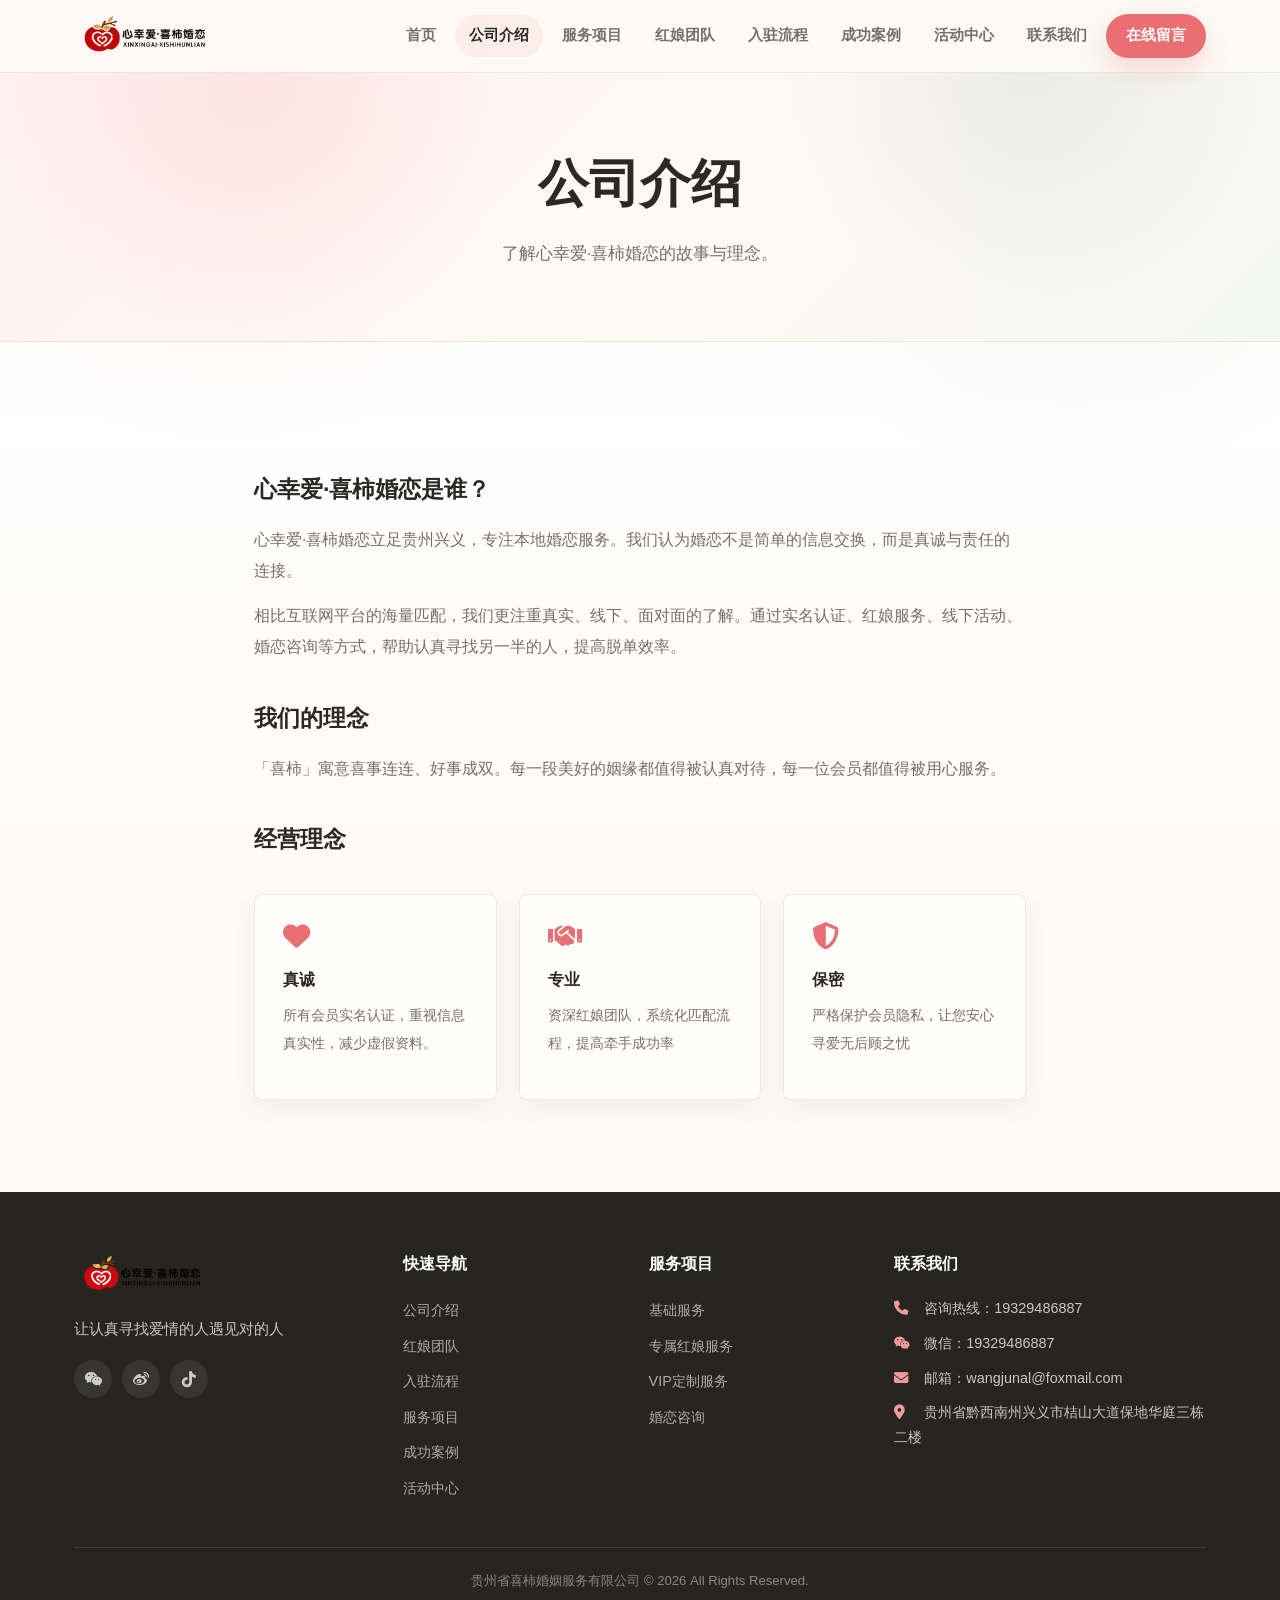
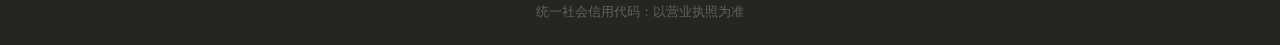
<file: about.html>
<!DOCTYPE html>



<html lang="zh-CN">



<head>



  <meta charset="UTF-8">



  <meta name="viewport" content="width=device-width, initial-scale=1.0">



  <title>公司介绍 - 兴义婚介_心幸爱喜柿婚恋</title>



  <meta name="description" content="心幸爱·喜柿婚恋立足贵州兴义，专注本地婚恋服务。实名认证、红娘服务、线下活动，帮助认真寻找另一半的人提高脱单效率。">



  <link rel="stylesheet" href="css/style.css">



  <link rel="stylesheet" href="https://cdnjs.cloudflare.com/ajax/libs/font-awesome/6.5.0/css/all.min.css">



</head>



<body>



<nav class="navbar">



  <div class="container nav-container">



    <a href="index.html" class="logo"><img src="images/logo.png" alt="心幸爱·喜柿婚恋" class="logo-img"><!-- logo-text removed --></a>



    <button class="hamburger" id="hamburger"><span></span><span></span><span></span></button>



    <ul class="nav-menu" id="navMenu">



      <li><a href="index.html">首页</a></li>



      <li><a href="about.html" class="active">公司介绍</a></li>



      <li><a href="services.html">服务项目</a></li>



      <li><a href="hongniang.html">红娘团队</a></li>



      <li><a href="process.html">入驻流程</a></li>



      <li><a href="cases.html">成功案例</a></li>



      <li><a href="events.html">活动中心</a></li>



      <li><a href="contact.html">联系我们</a></li>



      <li><a href="message.html" class="nav-cta">在线留言</a></li>



    </ul>



  </div>



</nav>



<section class="page-hero">



  <div class="container"><h1>公司介绍</h1><p>了解心幸爱·喜柿婚恋的故事与理念。</p></div>



  <div class="hero-shape"><svg viewBox="0 0 1440 120" preserveAspectRatio="none"><path d="M0,60 C360,120 1080,0 1440,60 L1440,120 L0,120 Z" fill="#fff"/></svg></div>



</section>



<section class="section">



  <div class="container about-content">



    <h3>心幸爱·喜柿婚恋是谁？</h3>



    <p>心幸爱·喜柿婚恋立足贵州兴义，专注本地婚恋服务。我们认为婚恋不是简单的信息交换，而是真诚与责任的连接。</p>



    <p>相比互联网平台的海量匹配，我们更注重真实、线下、面对面的了解。通过实名认证、红娘服务、线下活动、婚恋咨询等方式，帮助认真寻找另一半的人，提高脱单效率。</p>



    <h3>我们的理念</h3>



    <p>「喜柿」寓意喜事连连、好事成双。每一段美好的姻缘都值得被认真对待，每一位会员都值得被用心服务。</p>



    <h3>经营理念</h3>



    <div class="values-grid">



      <div class="value-card"><i class="fas fa-heart"></i><h4>真诚</h4><p>所有会员实名认证，重视信息真实性，减少虚假资料。</p></div>



      <div class="value-card"><i class="fas fa-handshake"></i><h4>专业</h4><p>资深红娘团队，系统化匹配流程，提高牵手成功率</p></div>



      <div class="value-card"><i class="fas fa-shield-alt"></i><h4>保密</h4><p>严格保护会员隐私，让您安心寻爱无后顾之忧</p></div>



    </div>



  </div>



</section>



<footer class="footer">



  <div class="container">



    <div class="footer-grid">



      <div class="footer-info"><img src="images/logo.png" alt="心幸爱·喜柿婚恋" class="footer-logo"><p>让认真寻找爱情的人遇见对的人</p><div class="footer-social"><a href="#"><i class="fab fa-weixin"></i></a><a href="#"><i class="fab fa-weibo"></i></a><a href="#"><i class="fab fa-tiktok"></i></a></div></div>



      <div class="footer-links"><h4>快速导航</h4><ul><li><a href="about.html">公司介绍</a></li><li><a href="hongniang.html">红娘团队</a></li><li><a href="process.html">入驻流程</a></li><li><a href="services.html">服务项目</a></li><li><a href="cases.html">成功案例</a></li><li><a href="events.html">活动中心</a></li></ul></div>



      <div class="footer-links"><h4>服务项目</h4><ul><li><a href="services.html">基础服务</a></li><li><a href="services.html">专属红娘服务</a></li><li><a href="services.html">VIP定制服务</a></li><li><a href="services.html">婚恋咨询</a></li></ul></div>



      <div class="footer-contact"><h4>联系我们</h4><p><i class="fas fa-phone"></i> 咨询热线：19329486887</p><p><i class="fab fa-weixin"></i> 微信：19329486887</p><p><i class="fas fa-envelope"></i> 邮箱：wangjunal@foxmail.com</p><p><i class="fas fa-map-marker-alt"></i> 贵州省黔西南州兴义市桔山大道保地华庭三栋二楼</p></div>



    </div>



    <div class="footer-bottom"><p>贵州省喜柿婚姻服务有限公司 &copy; 2026 All Rights Reserved.</p><p style="margin-top:8px;font-size:0.8rem;opacity:0.6;">统一社会信用代码：以营业执照为准</p></div>



  </div>



</footer>



<script src="js/main.js"></script>



</body>



</html>
</file>
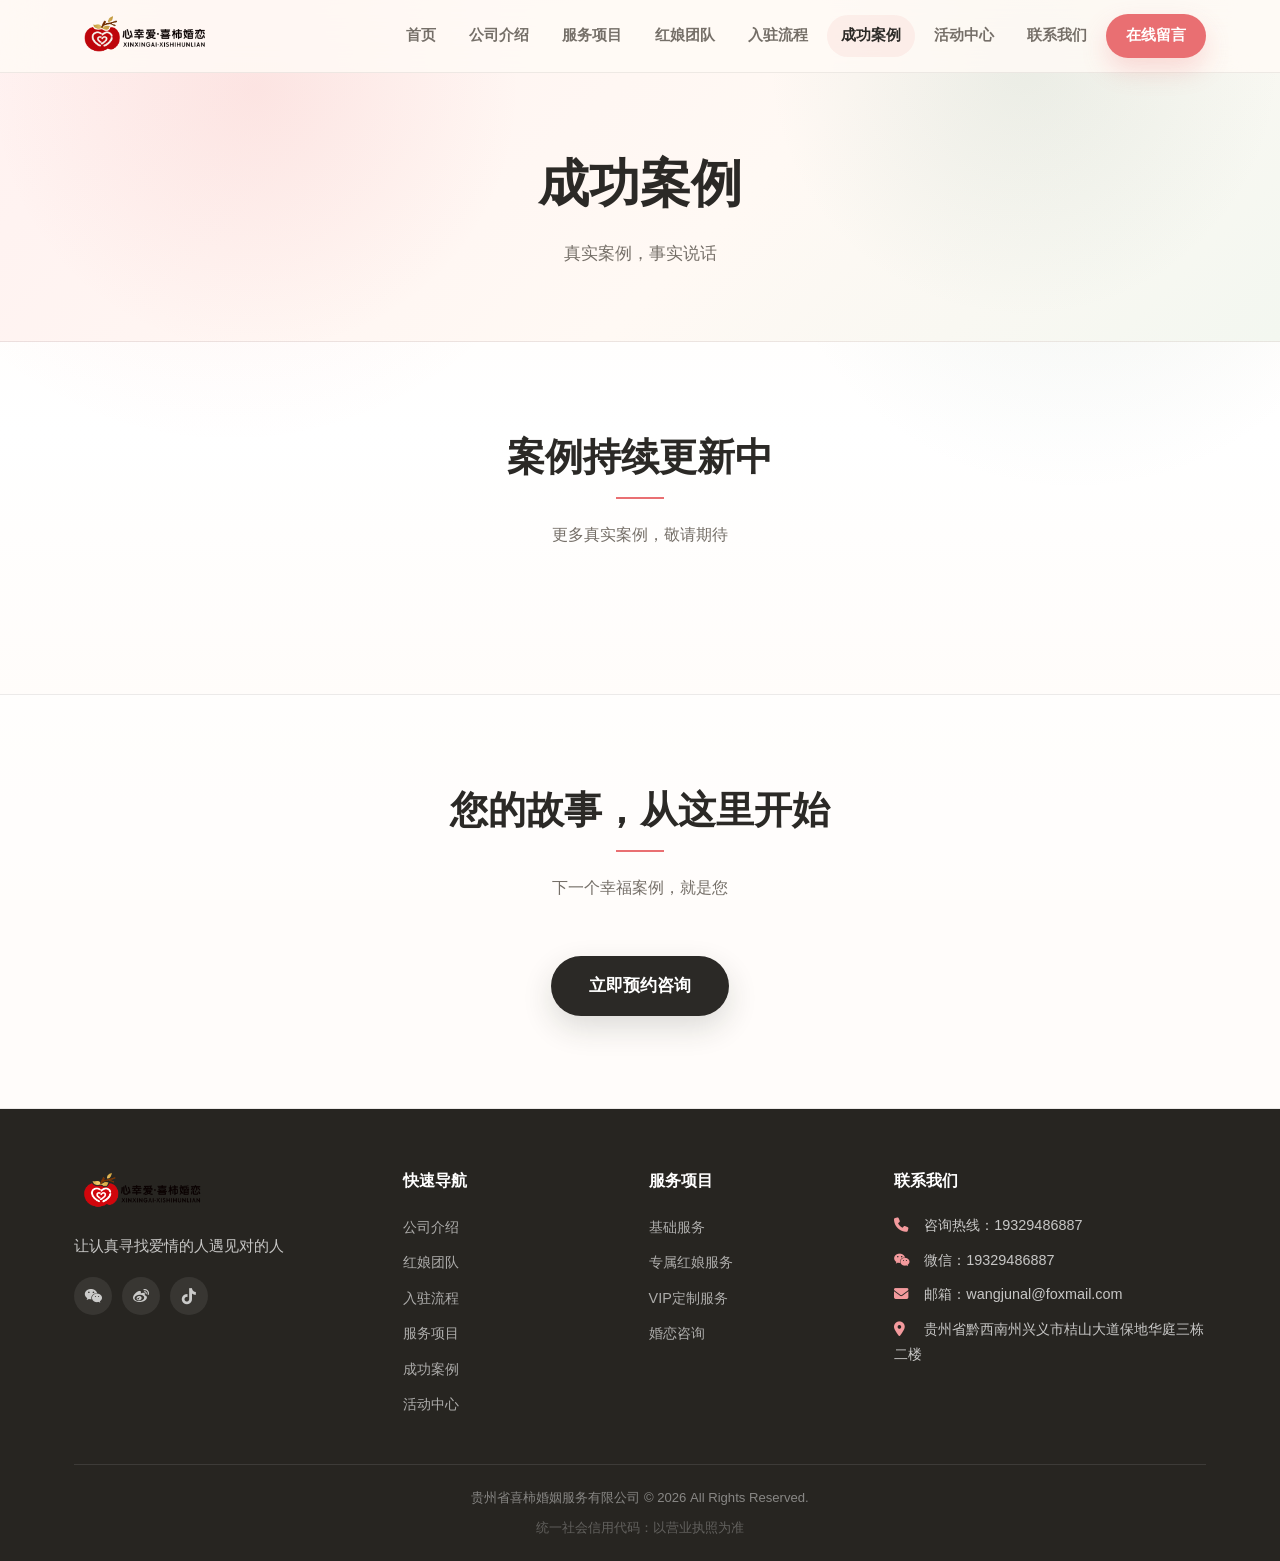
<file: cases.html>
<!DOCTYPE html>

<html lang="zh-CN">

<head>

  <meta charset="UTF-8">

  <meta name="viewport" content="width=device-width, initial-scale=1.0">

  <title>成功案例 - 兴义婚介_心幸爱喜柿婚恋</title>

  <meta name="description" content="心幸爱·喜柿婚恋真实成功案例，兴义本地婚恋服务见证。">

  <link rel="stylesheet" href="css/style.css">

  <link rel="stylesheet" href="https://cdnjs.cloudflare.com/ajax/libs/font-awesome/6.5.0/css/all.min.css">

</head>

<body>

<nav class="navbar">

  <div class="container nav-container">

    <a href="index.html" class="logo"><img src="images/logo.png" alt="心幸爱·喜柿婚恋" class="logo-img"><!-- logo-text removed --></a>

    <button class="hamburger" id="hamburger"><span></span><span></span><span></span></button>

    <ul class="nav-menu" id="navMenu">

      <li><a href="index.html">首页</a></li>

      <li><a href="about.html">公司介绍</a></li>

      <li><a href="services.html">服务项目</a></li>

      <li><a href="hongniang.html">红娘团队</a></li>

      <li><a href="process.html">入驻流程</a></li>

      <li><a href="cases.html" class="active">成功案例</a></li>

      <li><a href="events.html">活动中心</a></li>

      <li><a href="contact.html">联系我们</a></li>

      <li><a href="message.html" class="nav-cta">在线留言</a></li>

    </ul>

  </div>

</nav>



<section class="page-hero">

  <div class="container"><h1>成功案例</h1><p>真实案例，事实说话</p></div>

  <div class="hero-shape"><svg viewBox="0 0 1440 120" preserveAspectRatio="none"><path d="M0,60 C360,120 1080,0 1440,60 L1440,120 L0,120 Z" fill="#fff"/></svg></div>

</section>



<section class="section">

  <div class="container">

    <div class="section-header"><h2>案例持续更新中</h2><p>更多真实案例，敬请期待</p></div>

  </div>

</section>



<section class="section bg-light">

  <div class="container text-center">

    <div class="section-header"><h2>您的故事，从这里开始</h2><p>下一个幸福案例，就是您</p></div>

    <a href="message.html" class="btn btn-primary btn-lg">立即预约咨询</a>

  </div>

</section>



<footer class="footer">

  <div class="container">

    <div class="footer-grid">

      <div class="footer-info"><img src="images/logo.png" alt="心幸爱·喜柿婚恋" class="footer-logo"><p>让认真寻找爱情的人遇见对的人</p><div class="footer-social"><a href="#"><i class="fab fa-weixin"></i></a><a href="#"><i class="fab fa-weibo"></i></a><a href="#"><i class="fab fa-tiktok"></i></a></div></div>

      <div class="footer-links"><h4>快速导航</h4><ul><li><a href="about.html">公司介绍</a></li><li><a href="hongniang.html">红娘团队</a></li><li><a href="process.html">入驻流程</a></li><li><a href="services.html">服务项目</a></li><li><a href="cases.html">成功案例</a></li><li><a href="events.html">活动中心</a></li></ul></div>

      <div class="footer-links"><h4>服务项目</h4><ul><li><a href="services.html">基础服务</a></li><li><a href="services.html">专属红娘服务</a></li><li><a href="services.html">VIP定制服务</a></li><li><a href="services.html">婚恋咨询</a></li></ul></div>

      <div class="footer-contact"><h4>联系我们</h4><p><i class="fas fa-phone"></i> 咨询热线：19329486887</p><p><i class="fab fa-weixin"></i> 微信：19329486887</p><p><i class="fas fa-envelope"></i> 邮箱：wangjunal@foxmail.com</p><p><i class="fas fa-map-marker-alt"></i> 贵州省黔西南州兴义市桔山大道保地华庭三栋二楼</p></div>

    </div>

    <div class="footer-bottom"><p>贵州省喜柿婚姻服务有限公司 &copy; 2026 All Rights Reserved.</p><p style="margin-top:8px;font-size:0.8rem;opacity:0.6;">统一社会信用代码：以营业执照为准</p></div>

  </div>

</footer>

<script src="js/main.js"></script>

</body>

</html>
</file>
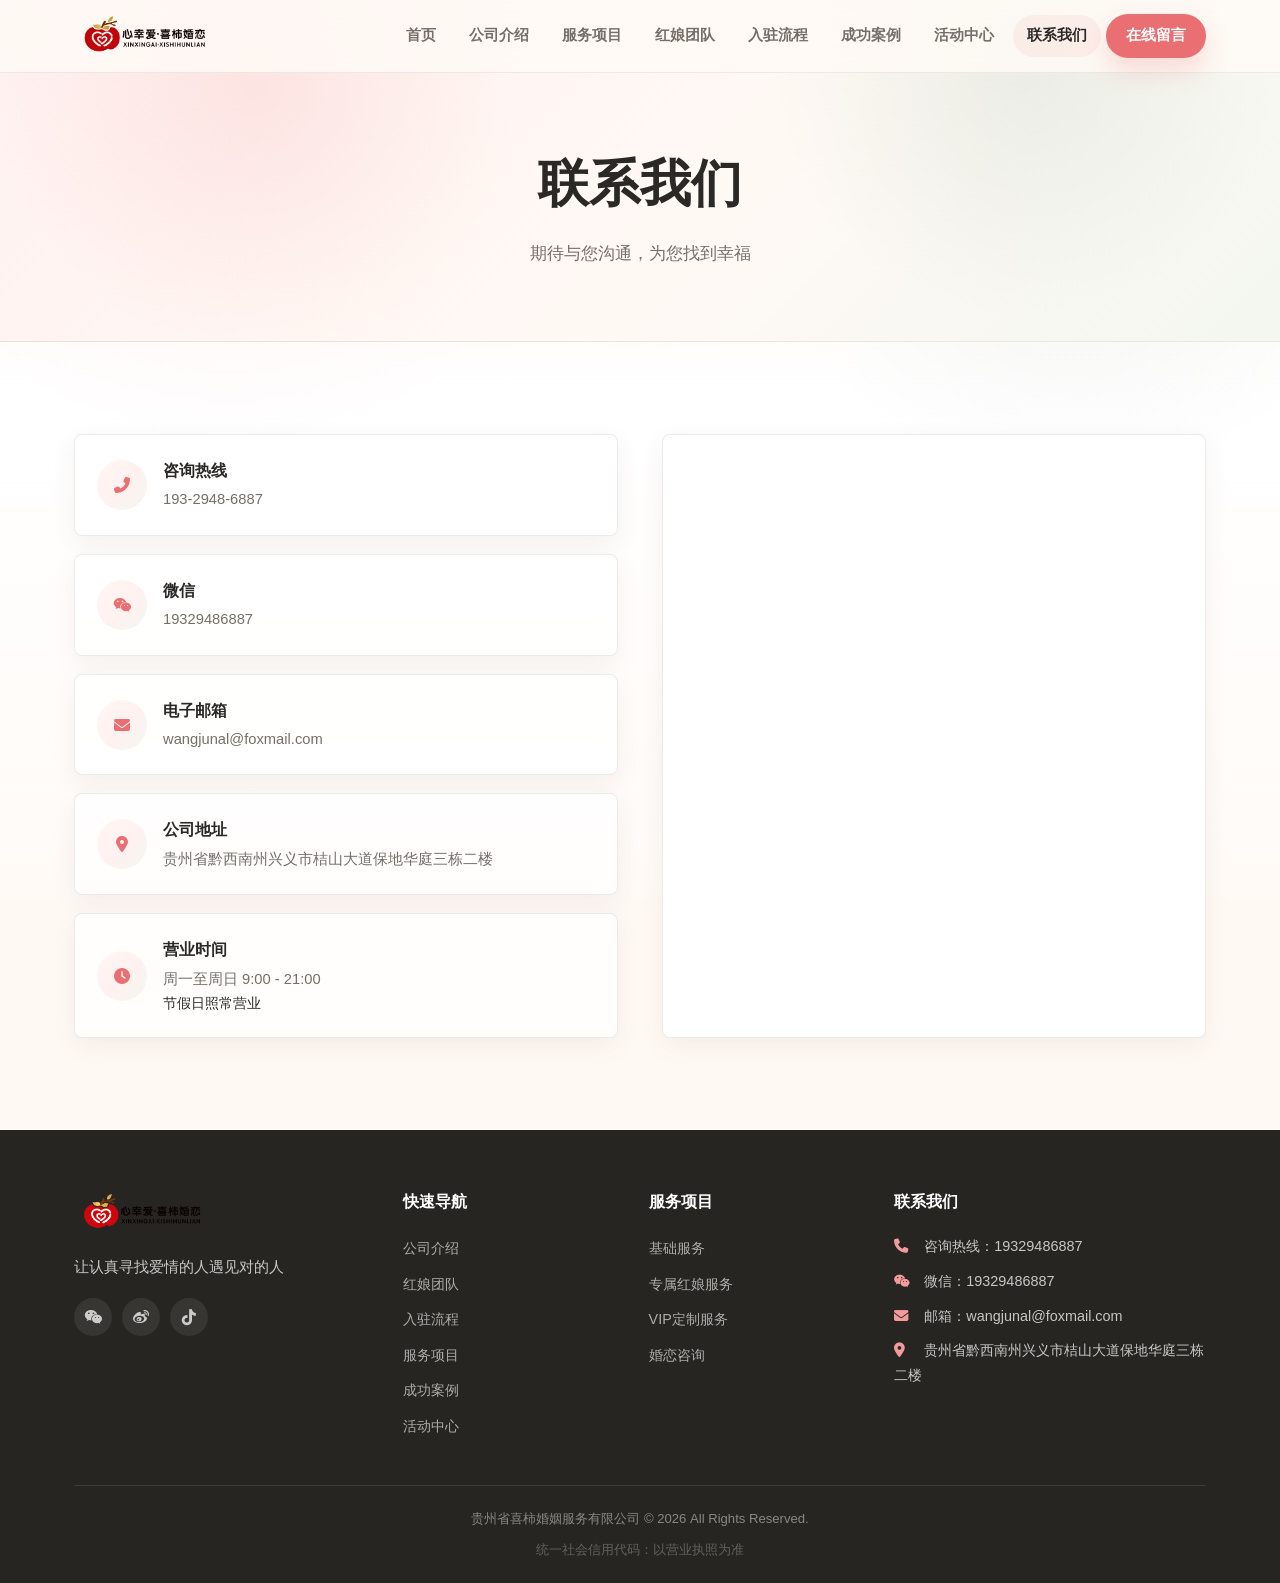
<file: contact.html>
<!DOCTYPE html>

<html lang="zh-CN">

<head>

  <meta charset="UTF-8">

  <meta name="viewport" content="width=device-width, initial-scale=1.0">

  <title>联系我们 - 兴义婚介_心幸爱喜柿婚恋</title>

  <meta name="description" content="心幸爱·喜柿婚恋联系方式，贵州省黔西南州兴义市桔山大道保地华庭三栋二楼，电话19329486887，微信19329486887。">

  <link rel="stylesheet" href="css/style.css">

  <link rel="stylesheet" href="https://cdnjs.cloudflare.com/ajax/libs/font-awesome/6.5.0/css/all.min.css">

</head>

<body>

<nav class="navbar">

  <div class="container nav-container">

    <a href="index.html" class="logo"><img src="images/logo.png" alt="心幸爱·喜柿婚恋" class="logo-img"><!-- logo-text removed --></a>

    <button class="hamburger" id="hamburger"><span></span><span></span><span></span></button>

    <ul class="nav-menu" id="navMenu">

      <li><a href="index.html">首页</a></li>

      <li><a href="about.html">公司介绍</a></li>

      <li><a href="services.html">服务项目</a></li>

      <li><a href="hongniang.html">红娘团队</a></li>

      <li><a href="process.html">入驻流程</a></li>

      <li><a href="cases.html">成功案例</a></li>

      <li><a href="events.html">活动中心</a></li>

      <li><a href="contact.html" class="active">联系我们</a></li>

      <li><a href="message.html" class="nav-cta">在线留言</a></li>

    </ul>

  </div>

</nav>



<section class="page-hero">

  <div class="container"><h1>联系我们</h1><p>期待与您沟通，为您找到幸福</p></div>

  <div class="hero-shape"><svg viewBox="0 0 1440 120" preserveAspectRatio="none"><path d="M0,60 C360,120 1080,0 1440,60 L1440,120 L0,120 Z" fill="#fff"/></svg></div>

</section>



<section class="section">

  <div class="container">

    <div class="contact-grid">

      <div class="contact-info">

        <div class="contact-info-card">

          <div class="info-icon"><i class="fas fa-phone-alt"></i></div>

          <div class="info-text"><h4>咨询热线</h4><p>193-2948-6887</p></div>

        </div>

        <div class="contact-info-card">

          <div class="info-icon"><i class="fab fa-weixin"></i></div>

          <div class="info-text"><h4>微信</h4><p>19329486887</p></div>

        </div>

        <div class="contact-info-card">

          <div class="info-icon"><i class="fas fa-envelope"></i></div>

          <div class="info-text"><h4>电子邮箱</h4><p>wangjunal@foxmail.com</p></div>

        </div>

        <div class="contact-info-card">

          <div class="info-icon"><i class="fas fa-map-marker-alt"></i></div>

          <div class="info-text"><h4>公司地址</h4><p>贵州省黔西南州兴义市桔山大道保地华庭三栋二楼</p></div>

        </div>

        <div class="contact-info-card">

          <div class="info-icon"><i class="fas fa-clock"></i></div>

          <div class="info-text"><h4>营业时间</h4><p>周一至周日 9:00 - 21:00</p><p style="font-size:0.85rem;color:var(--text-light)">节假日照常营业</p></div>

        </div>

      </div>

      <div class="contact-map">

        <iframe src="https://uri.amap.com/marker?position=104.9125,25.1012&name=%E4%BF%9D%E5%9C%B0%E5%8D%8E%E5%BA%AD&src=xinxingai" width="100%" height="450" frameborder="0" style="border-radius:var(--radius-md);" allowfullscreen></iframe>

      </div>

    </div>

  </div>

</section>



<footer class="footer">

  <div class="container">

    <div class="footer-grid">

      <div class="footer-info"><img src="images/logo.png" alt="心幸爱·喜柿婚恋" class="footer-logo"><p>让认真寻找爱情的人遇见对的人</p><div class="footer-social"><a href="#"><i class="fab fa-weixin"></i></a><a href="#"><i class="fab fa-weibo"></i></a><a href="#"><i class="fab fa-tiktok"></i></a></div></div>

      <div class="footer-links"><h4>快速导航</h4><ul><li><a href="about.html">公司介绍</a></li><li><a href="hongniang.html">红娘团队</a></li><li><a href="process.html">入驻流程</a></li><li><a href="services.html">服务项目</a></li><li><a href="cases.html">成功案例</a></li><li><a href="events.html">活动中心</a></li></ul></div>

      <div class="footer-links"><h4>服务项目</h4><ul><li><a href="services.html">基础服务</a></li><li><a href="services.html">专属红娘服务</a></li><li><a href="services.html">VIP定制服务</a></li><li><a href="services.html">婚恋咨询</a></li></ul></div>

      <div class="footer-contact"><h4>联系我们</h4><p><i class="fas fa-phone"></i> 咨询热线：19329486887</p><p><i class="fab fa-weixin"></i> 微信：19329486887</p><p><i class="fas fa-envelope"></i> 邮箱：wangjunal@foxmail.com</p><p><i class="fas fa-map-marker-alt"></i> 贵州省黔西南州兴义市桔山大道保地华庭三栋二楼</p></div>

    </div>

    <div class="footer-bottom"><p>贵州省喜柿婚姻服务有限公司 &copy; 2026 All Rights Reserved.</p><p style="margin-top:8px;font-size:0.8rem;opacity:0.6;">统一社会信用代码：以营业执照为准</p></div>

  </div>

</footer>

<script src="js/main.js"></script>

</body>

</html>
</file>
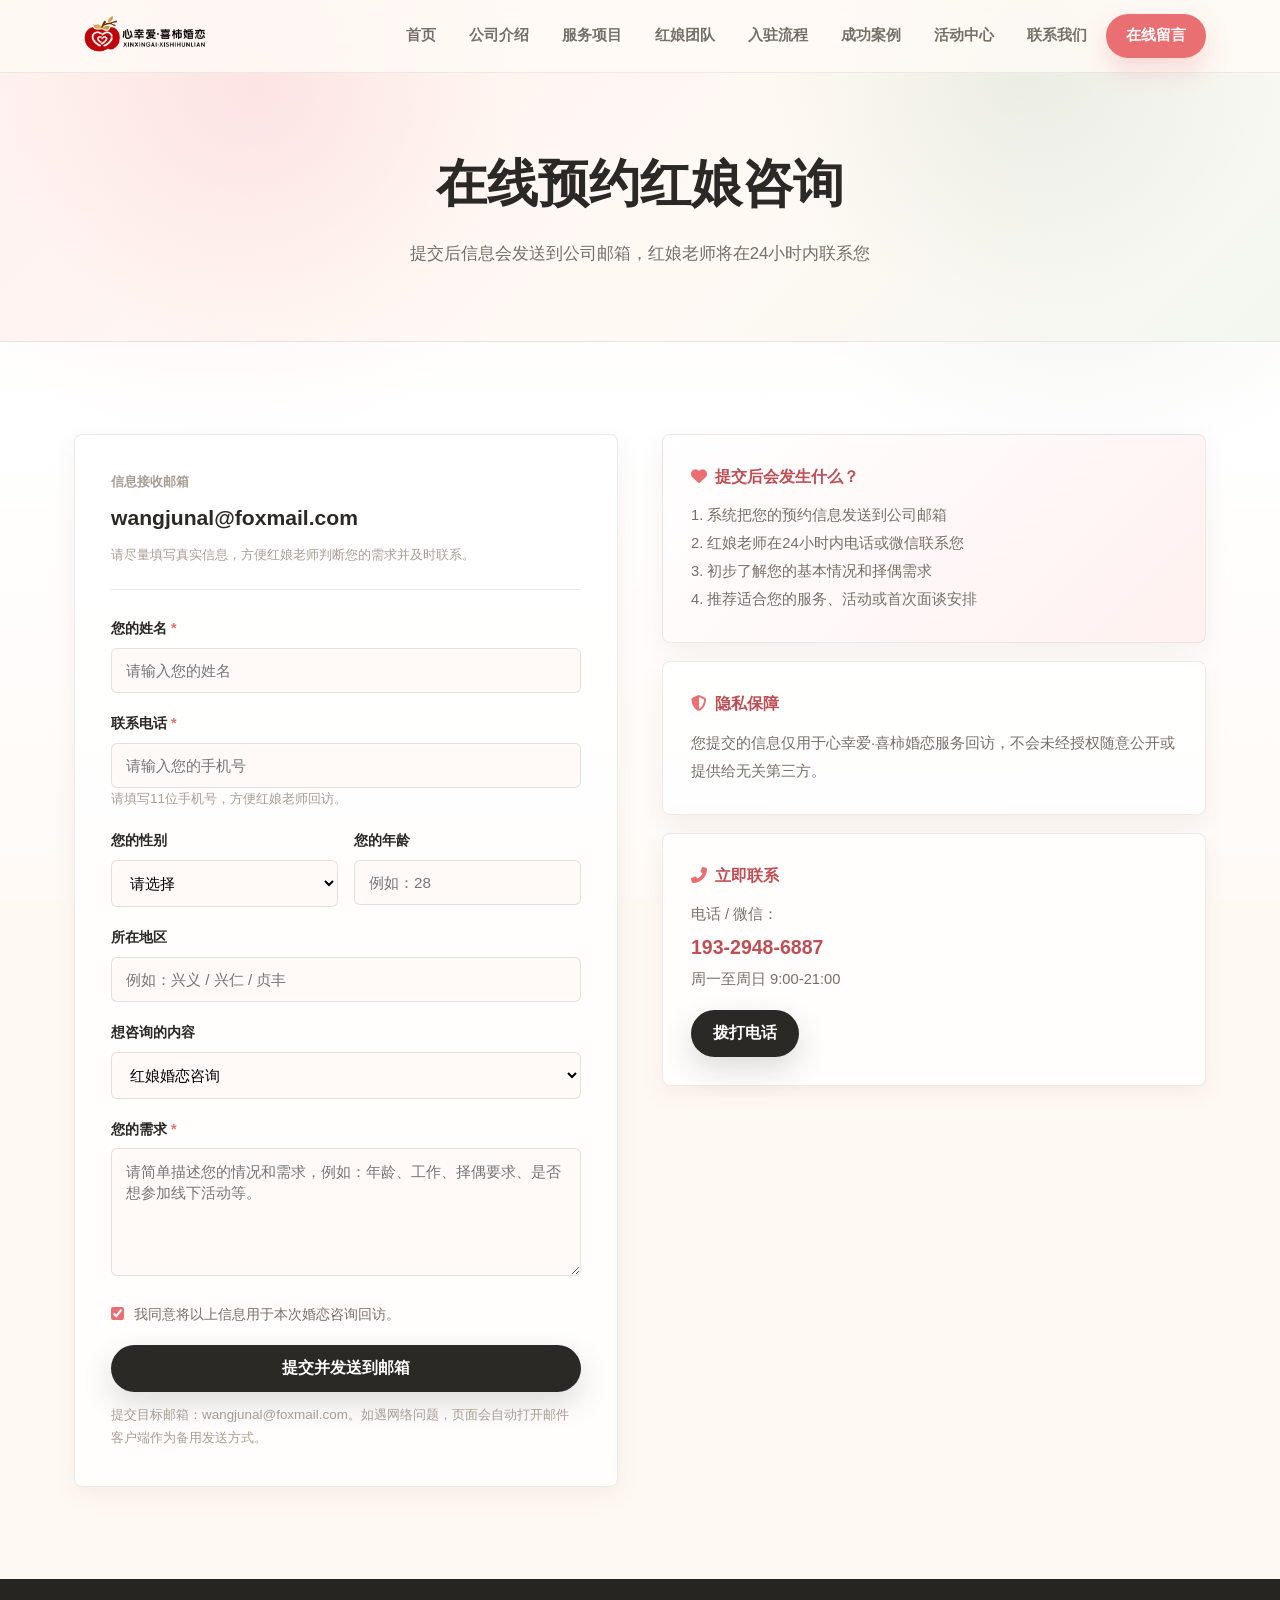
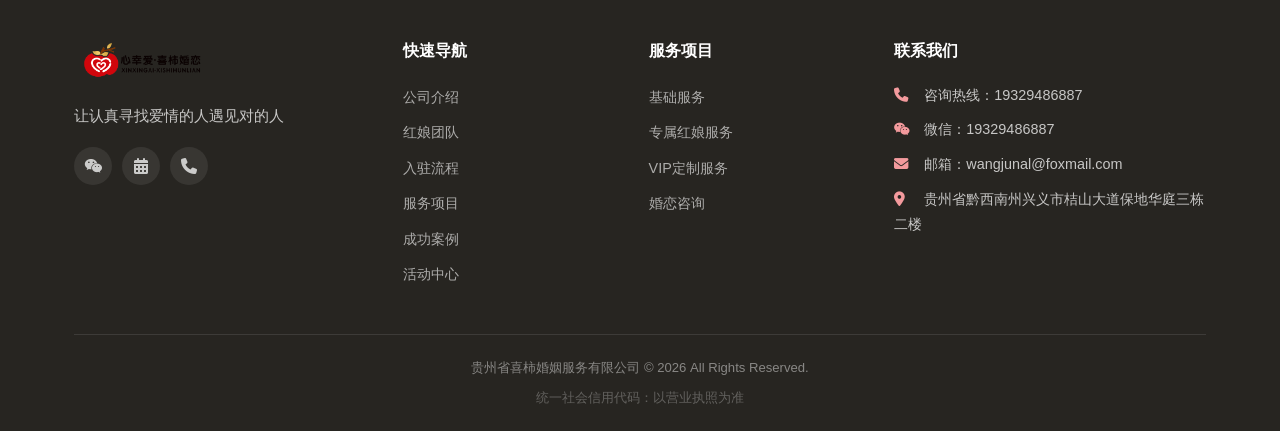
<file: message.html>
<!DOCTYPE html>
<html lang="zh-CN">
<head>
  <meta charset="UTF-8">
  <meta name="viewport" content="width=device-width, initial-scale=1.0">
  <title>在线预约红娘咨询｜心幸爱·喜柿婚恋</title>
  <meta name="description" content="在线预约心幸爱·喜柿婚恋红娘咨询，提交姓名、手机号和婚恋需求后，信息将发送到公司邮箱，红娘老师会尽快联系您。">
  <link rel="canonical" href="https://www.xshlxx.com/message.html">
  <link rel="stylesheet" href="css/style.css">
  <link rel="stylesheet" href="https://cdnjs.cloudflare.com/ajax/libs/font-awesome/6.5.0/css/all.min.css">
</head>
<body>
<nav class="navbar">
  <div class="container nav-container">
    <a href="index.html" class="logo"><img src="images/logo.png" alt="心幸爱·喜柿婚恋" class="logo-img"></a>
    <button class="hamburger" id="hamburger" aria-label="打开导航菜单"><span></span><span></span><span></span></button>
    <ul class="nav-menu" id="navMenu">
      <li><a href="index.html">首页</a></li>
      <li><a href="about.html">公司介绍</a></li>
      <li><a href="services.html">服务项目</a></li>
      <li><a href="hongniang.html">红娘团队</a></li>
      <li><a href="process.html">入驻流程</a></li>
      <li><a href="cases.html">成功案例</a></li>
      <li><a href="events.html">活动中心</a></li>
      <li><a href="contact.html">联系我们</a></li>
      <li><a href="message.html" class="active nav-cta">在线留言</a></li>
    </ul>
  </div>
</nav>

<section class="page-hero">
  <div class="container">
    <h1>在线预约红娘咨询</h1>
    <p>提交后信息会发送到公司邮箱，红娘老师将在24小时内联系您</p>
  </div>
  <div class="hero-shape"><svg viewBox="0 0 1440 120" preserveAspectRatio="none"><path d="M0,60 C360,120 1080,0 1440,60 L1440,120 L0,120 Z" fill="#fff"/></svg></div>
</section>

<section class="section">
  <div class="container">
    <div class="message-grid">
      <div class="message-form-wrap">
        <div class="form-intro">
          <p class="form-kicker">信息接收邮箱</p>
          <h2>wangjunal@foxmail.com</h2>
          <p>请尽量填写真实信息，方便红娘老师判断您的需求并及时联系。</p>
        </div>

        <form id="messageForm" action="https://formsubmit.co/ajax/wangjunal@foxmail.com" method="POST" novalidate>
          <input type="hidden" name="_subject" value="心幸爱·喜柿婚恋 - 新预约咨询">
          <input type="hidden" name="_template" value="table">
          <input type="hidden" name="_captcha" value="false">
          <input type="hidden" name="_autoresponse" value="您好，心幸爱·喜柿婚恋已收到您的预约信息，红娘老师会尽快与您联系。">

          <div class="form-group">
            <label for="name">您的姓名 <span class="required">*</span></label>
            <input type="text" id="name" name="姓名" placeholder="请输入您的姓名" autocomplete="name" required>
          </div>

          <div class="form-group">
            <label for="phone">联系电话 <span class="required">*</span></label>
            <input type="tel" id="phone" name="联系电话" placeholder="请输入您的手机号" inputmode="numeric" autocomplete="tel" required>
            <p class="form-tip">请填写11位手机号，方便红娘老师回访。</p>
          </div>

          <div class="form-row">
            <div class="form-group">
              <label for="gender">您的性别</label>
              <select id="gender" name="性别">
                <option value="">请选择</option>
                <option value="男">男</option>
                <option value="女">女</option>
              </select>
            </div>

            <div class="form-group">
              <label for="age">您的年龄</label>
              <input type="number" id="age" name="年龄" placeholder="例如：28" min="18" max="80" inputmode="numeric">
            </div>
          </div>

          <div class="form-group">
            <label for="city">所在地区</label>
            <input type="text" id="city" name="所在地区" placeholder="例如：兴义 / 兴仁 / 贞丰">
          </div>

          <div class="form-group">
            <label for="serviceType">想咨询的内容</label>
            <select id="serviceType" name="咨询内容">
              <option value="红娘婚恋咨询">红娘婚恋咨询</option>
              <option value="报名线下相亲活动">报名线下相亲活动</option>
              <option value="加入会员资料库">加入会员资料库</option>
              <option value="红娘/咨询点合作">红娘/咨询点合作</option>
              <option value="其他">其他</option>
            </select>
          </div>

          <div class="form-group">
            <label for="requirement">您的需求 <span class="required">*</span></label>
            <textarea id="requirement" name="具体需求" placeholder="请简单描述您的情况和需求，例如：年龄、工作、择偶要求、是否想参加线下活动等。" required></textarea>
          </div>

          <label class="privacy-check">
            <input type="checkbox" id="privacyAgree" checked required>
            <span>我同意将以上信息用于本次婚恋咨询回访。</span>
          </label>

          <button type="submit" class="btn btn-primary form-submit">提交并发送到邮箱</button>
          <p class="form-safe-note">提交目标邮箱：wangjunal@foxmail.com。如遇网络问题，页面会自动打开邮件客户端作为备用发送方式。</p>
        </form>
      </div>

      <div class="message-right">
        <div class="msg-tip msg-tip-strong">
          <h4><i class="fas fa-heart"></i>提交后会发生什么？</h4>
          <p>1. 系统把您的预约信息发送到公司邮箱<br>
          2. 红娘老师在24小时内电话或微信联系您<br>
          3. 初步了解您的基本情况和择偶需求<br>
          4. 推荐适合您的服务、活动或首次面谈安排</p>
        </div>

        <div class="msg-tip">
          <h4><i class="fas fa-shield-alt"></i>隐私保障</h4>
          <p>您提交的信息仅用于心幸爱·喜柿婚恋服务回访，不会未经授权随意公开或提供给无关第三方。</p>
        </div>

        <div class="msg-tip">
          <h4><i class="fas fa-phone-alt"></i>立即联系</h4>
          <p>电话 / 微信：<br><strong>193-2948-6887</strong><br>周一至周日 9:00-21:00</p>
          <a href="tel:19329486887" class="btn btn-primary contact-mini-btn">拨打电话</a>
        </div>
      </div>
    </div>
  </div>
</section>

<footer class="footer">
  <div class="container">
    <div class="footer-grid">
      <div class="footer-info"><img src="images/logo.png" alt="心幸爱·喜柿婚恋" class="footer-logo"><p>让认真寻找爱情的人遇见对的人</p><div class="footer-social"><a href="message.html" aria-label="微信咨询"><i class="fab fa-weixin"></i></a><a href="events.html" aria-label="活动中心"><i class="fas fa-calendar-alt"></i></a><a href="contact.html" aria-label="联系我们"><i class="fas fa-phone"></i></a></div></div>
      <div class="footer-links"><h4>快速导航</h4><ul><li><a href="about.html">公司介绍</a></li><li><a href="hongniang.html">红娘团队</a></li><li><a href="process.html">入驻流程</a></li><li><a href="services.html">服务项目</a></li><li><a href="cases.html">成功案例</a></li><li><a href="events.html">活动中心</a></li></ul></div>
      <div class="footer-links"><h4>服务项目</h4><ul><li><a href="services.html">基础服务</a></li><li><a href="services.html">专属红娘服务</a></li><li><a href="services.html">VIP定制服务</a></li><li><a href="services.html">婚恋咨询</a></li></ul></div>
      <div class="footer-contact"><h4>联系我们</h4><p><i class="fas fa-phone"></i> 咨询热线：19329486887</p><p><i class="fab fa-weixin"></i> 微信：19329486887</p><p><i class="fas fa-envelope"></i> 邮箱：wangjunal@foxmail.com</p><p><i class="fas fa-map-marker-alt"></i> 贵州省黔西南州兴义市桔山大道保地华庭三栋二楼</p></div>
    </div>
    <div class="footer-bottom"><p>贵州省喜柿婚姻服务有限公司 &copy; 2026 All Rights Reserved.</p><p style="margin-top:8px;font-size:0.8rem;opacity:0.6;">统一社会信用代码：以营业执照为准</p></div>
  </div>
</footer>

<div class="mobile-contact-bar" aria-label="快捷咨询">
  <a href="tel:19329486887"><i class="fas fa-phone"></i><span>电话</span></a>
  <a href="message.html"><i class="fab fa-weixin"></i><span>加微信</span></a>
  <a href="message.html"><i class="fas fa-pen-to-square"></i><span>预约</span></a>
</div>

<script src="js/main.js"></script>
</body>
</html>
</file>
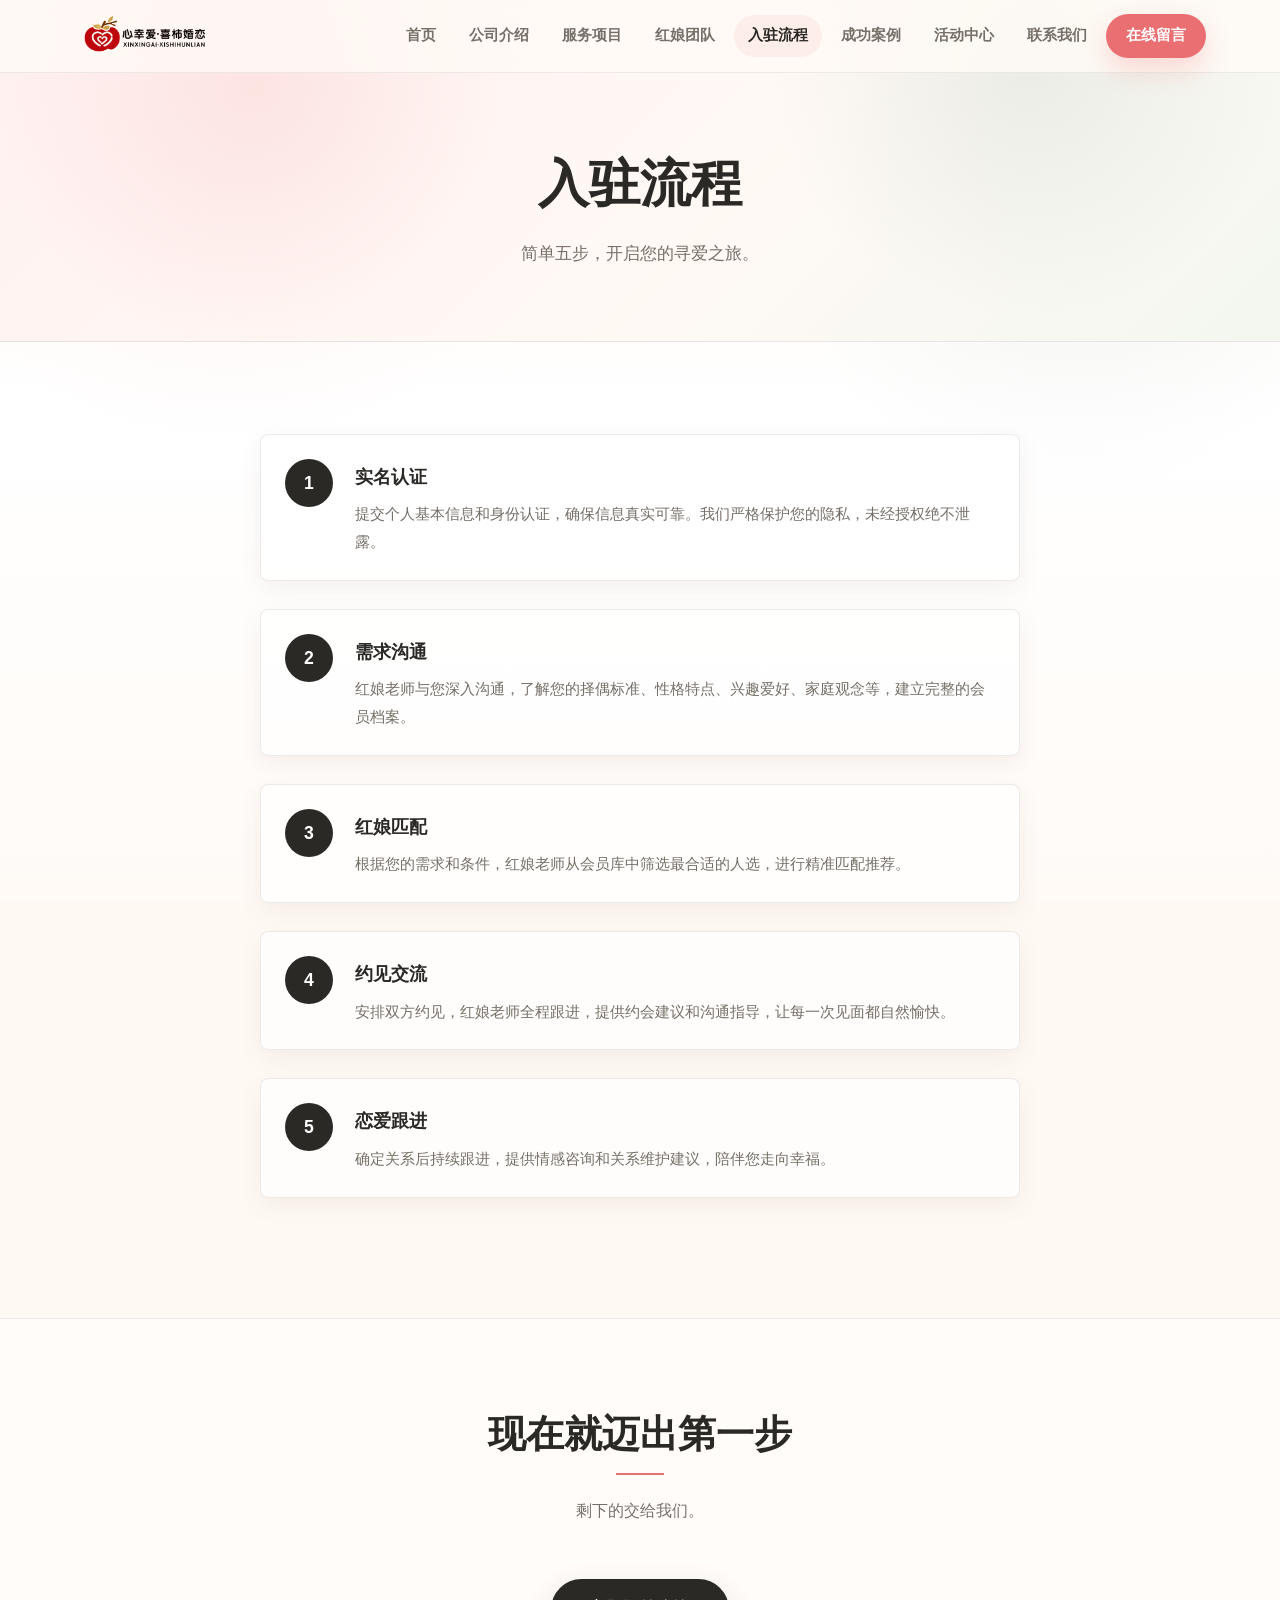
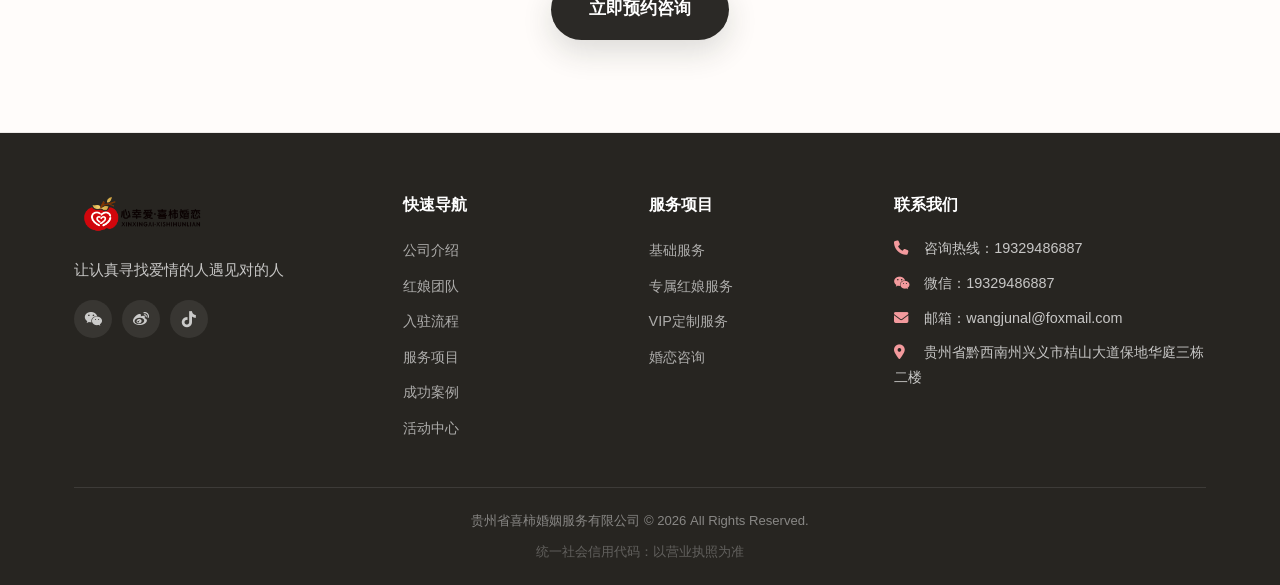
<file: process.html>
<!DOCTYPE html>



<html lang="zh-CN">



<head>



  <meta charset="UTF-8">



  <meta name="viewport" content="width=device-width, initial-scale=1.0">



  <title>入驻流程 - 兴义婚介_心幸爱喜柿婚恋</title>



  <meta name="description" content="心幸爱·喜柿婚恋会员入驻流程：实名认证→需求沟通→红娘匹配→约见交流→恋爱跟进。">



  <link rel="stylesheet" href="css/style.css">



  <link rel="stylesheet" href="https://cdnjs.cloudflare.com/ajax/libs/font-awesome/6.5.0/css/all.min.css">



</head>



<body>



<nav class="navbar">



  <div class="container nav-container">



    <a href="index.html" class="logo"><img src="images/logo.png" alt="心幸爱·喜柿婚恋" class="logo-img"><!-- logo-text removed --></a>



    <button class="hamburger" id="hamburger"><span></span><span></span><span></span></button>



    <ul class="nav-menu" id="navMenu">



      <li><a href="index.html">首页</a></li>



      <li><a href="about.html">公司介绍</a></li>



      <li><a href="services.html">服务项目</a></li>



      <li><a href="hongniang.html">红娘团队</a></li>



      <li><a href="process.html" class="active">入驻流程</a></li>



      <li><a href="cases.html">成功案例</a></li>



      <li><a href="events.html">活动中心</a></li>



      <li><a href="contact.html">联系我们</a></li>



      <li><a href="message.html" class="nav-cta">在线留言</a></li>



    </ul>



  </div>



</nav>



<section class="page-hero">



  <div class="container"><h1>入驻流程</h1><p>简单五步，开启您的寻爱之旅。</p></div>



  <div class="hero-shape"><svg viewBox="0 0 1440 120" preserveAspectRatio="none"><path d="M0,60 C360,120 1080,0 1440,60 L1440,120 L0,120 Z" fill="#fff"/></svg></div>



</section>



<section class="section">



  <div class="container">



    <div class="process-timeline">



      <div class="process-step">



        <div class="step-num">1</div>



        <div class="step-content">



          <h3>实名认证</h3>



          <p>提交个人基本信息和身份认证，确保信息真实可靠。我们严格保护您的隐私，未经授权绝不泄露。</p>



        </div>



      </div>



      <div class="process-step">



        <div class="step-num">2</div>



        <div class="step-content">



          <h3>需求沟通</h3>



          <p>红娘老师与您深入沟通，了解您的择偶标准、性格特点、兴趣爱好、家庭观念等，建立完整的会员档案。</p>



        </div>



      </div>



      <div class="process-step">



        <div class="step-num">3</div>



        <div class="step-content">



          <h3>红娘匹配</h3>



          <p>根据您的需求和条件，红娘老师从会员库中筛选最合适的人选，进行精准匹配推荐。</p>



        </div>



      </div>



      <div class="process-step">



        <div class="step-num">4</div>



        <div class="step-content">



          <h3>约见交流</h3>



          <p>安排双方约见，红娘老师全程跟进，提供约会建议和沟通指导，让每一次见面都自然愉快。</p>



        </div>



      </div>



      <div class="process-step">



        <div class="step-num">5</div>



        <div class="step-content">



          <h3>恋爱跟进</h3>



          <p>确定关系后持续跟进，提供情感咨询和关系维护建议，陪伴您走向幸福。</p>



        </div>



      </div>



    </div>



  </div>



</section>



<section class="section bg-light">



  <div class="container text-center">



    <div class="section-header"><h2>现在就迈出第一步</h2><p>剩下的交给我们。</p></div>



    <a href="message.html" class="btn btn-primary btn-lg">立即预约咨询</a>



  </div>



</section>



<footer class="footer">



  <div class="container">



    <div class="footer-grid">



      <div class="footer-info"><img src="images/logo.png" alt="心幸爱·喜柿婚恋" class="footer-logo"><p>让认真寻找爱情的人遇见对的人</p><div class="footer-social"><a href="#"><i class="fab fa-weixin"></i></a><a href="#"><i class="fab fa-weibo"></i></a><a href="#"><i class="fab fa-tiktok"></i></a></div></div>



      <div class="footer-links"><h4>快速导航</h4><ul><li><a href="about.html">公司介绍</a></li><li><a href="hongniang.html">红娘团队</a></li><li><a href="process.html">入驻流程</a></li><li><a href="services.html">服务项目</a></li><li><a href="cases.html">成功案例</a></li><li><a href="events.html">活动中心</a></li></ul></div>



      <div class="footer-links"><h4>服务项目</h4><ul><li><a href="services.html">基础服务</a></li><li><a href="services.html">专属红娘服务</a></li><li><a href="services.html">VIP定制服务</a></li><li><a href="services.html">婚恋咨询</a></li></ul></div>



      <div class="footer-contact"><h4>联系我们</h4><p><i class="fas fa-phone"></i> 咨询热线：19329486887</p><p><i class="fab fa-weixin"></i> 微信：19329486887</p><p><i class="fas fa-envelope"></i> 邮箱：wangjunal@foxmail.com</p><p><i class="fas fa-map-marker-alt"></i> 贵州省黔西南州兴义市桔山大道保地华庭三栋二楼</p></div>



    </div>



    <div class="footer-bottom"><p>贵州省喜柿婚姻服务有限公司 &copy; 2026 All Rights Reserved.</p><p style="margin-top:8px;font-size:0.8rem;opacity:0.6;">统一社会信用代码：以营业执照为准</p></div>



  </div>



</footer>



<script src="js/main.js"></script>



</body>



</html>
</file>
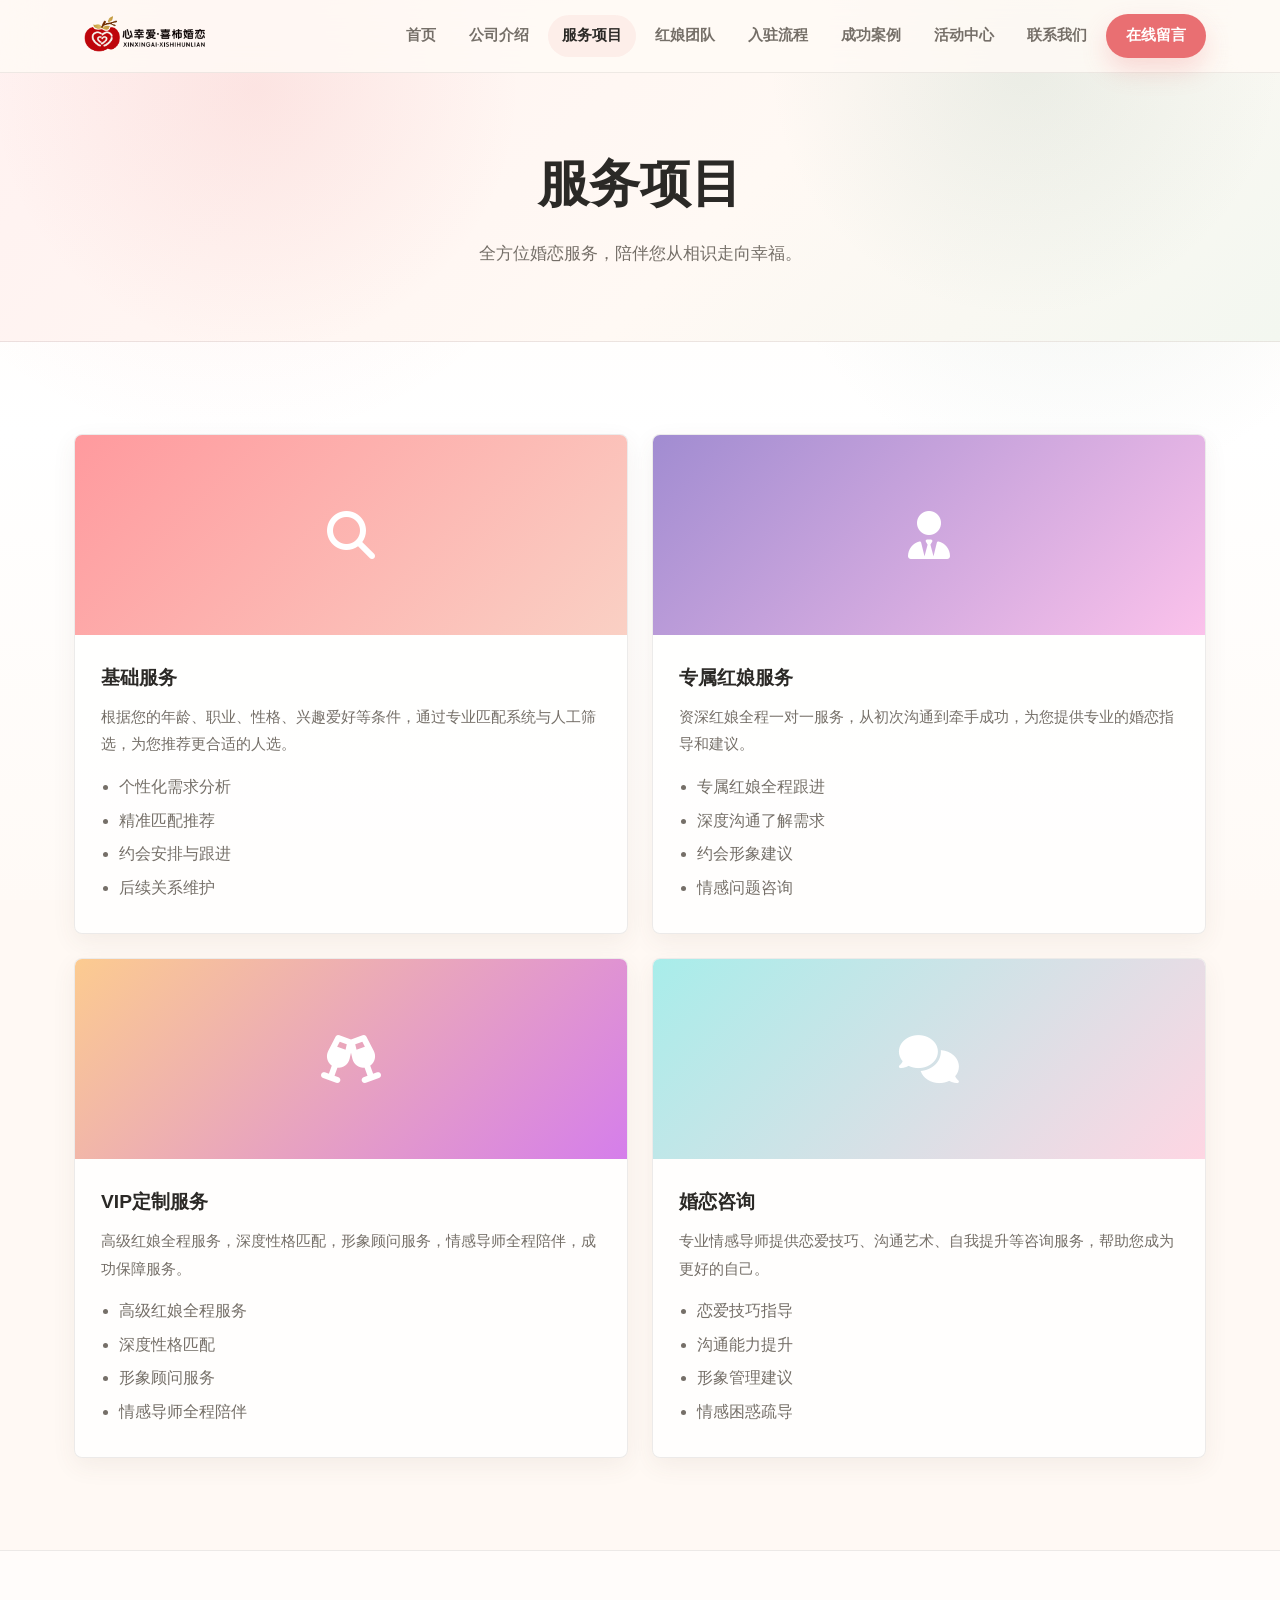
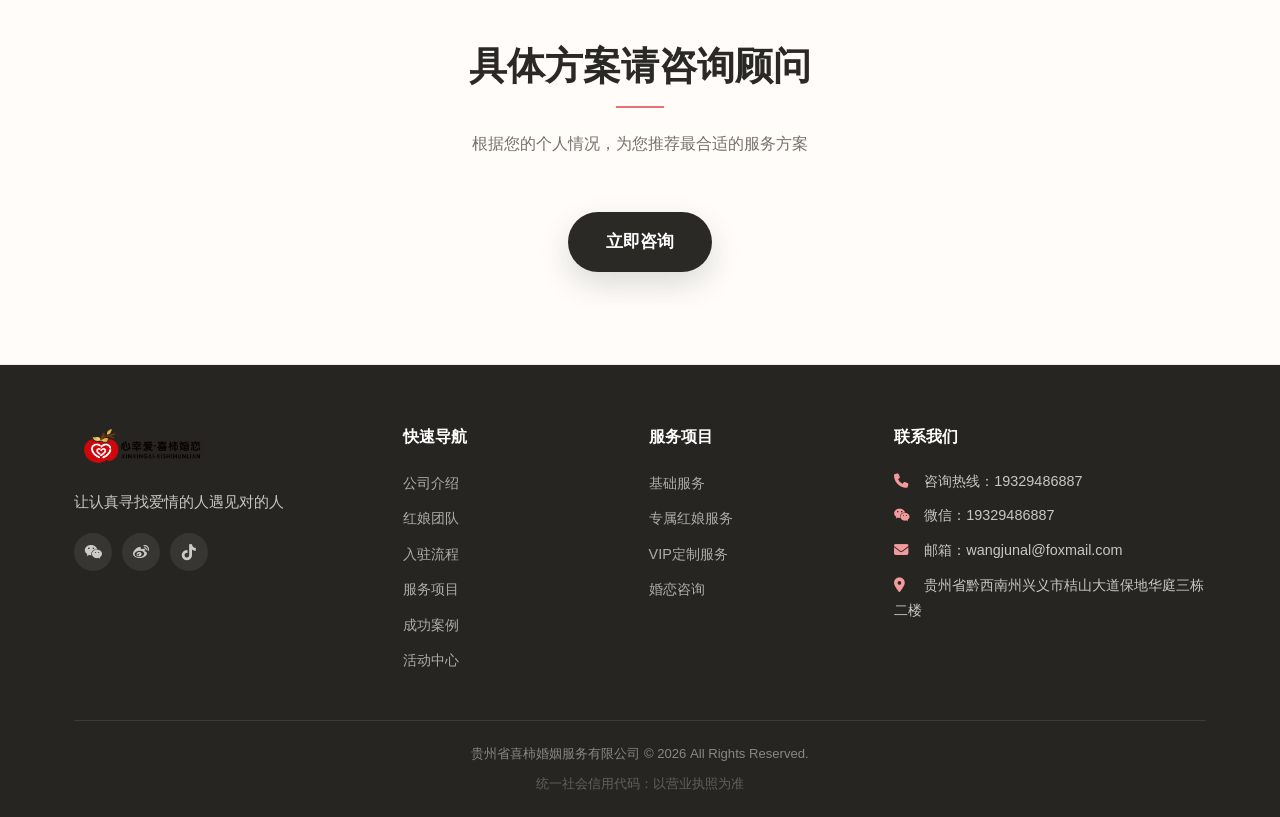
<file: services.html>
<!DOCTYPE html>



<html lang="zh-CN">



<head>



  <meta charset="UTF-8">



  <meta name="viewport" content="width=device-width, initial-scale=1.0">



  <title>服务项目 - 兴义婚介_心幸爱喜柿婚恋</title>



  <meta name="description" content="心幸爱·喜柿婚恋提供基础服务、专属红娘服务、VIP定制服务，具体方案请咨询顾问。">



  <link rel="stylesheet" href="css/style.css">



  <link rel="stylesheet" href="https://cdnjs.cloudflare.com/ajax/libs/font-awesome/6.5.0/css/all.min.css">



</head>



<body>



<nav class="navbar">



  <div class="container nav-container">



    <a href="index.html" class="logo"><img src="images/logo.png" alt="心幸爱·喜柿婚恋" class="logo-img"><!-- logo-text removed --></a>



    <button class="hamburger" id="hamburger"><span></span><span></span><span></span></button>



    <ul class="nav-menu" id="navMenu">



      <li><a href="index.html">首页</a></li>



      <li><a href="about.html">公司介绍</a></li>



      <li><a href="services.html" class="active">服务项目</a></li>



      <li><a href="hongniang.html">红娘团队</a></li>



      <li><a href="process.html">入驻流程</a></li>



      <li><a href="cases.html">成功案例</a></li>



      <li><a href="events.html">活动中心</a></li>



      <li><a href="contact.html">联系我们</a></li>



      <li><a href="message.html" class="nav-cta">在线留言</a></li>



    </ul>



  </div>



</nav>



<section class="page-hero">



  <div class="container"><h1>服务项目</h1><p>全方位婚恋服务，陪伴您从相识走向幸福。</p></div>



  <div class="hero-shape"><svg viewBox="0 0 1440 120" preserveAspectRatio="none"><path d="M0,60 C360,120 1080,0 1440,60 L1440,120 L0,120 Z" fill="#fff"/></svg></div>



</section>



<section class="section">



  <div class="container">



    <div class="service-detail-grid">



      <div class="service-detail-card">



        <div class="card-img" style="background:linear-gradient(135deg,#ff9a9e,#fad0c4)"><i class="fas fa-search"></i></div>



        <div class="card-body">



          <h3>基础服务</h3>



          <p>根据您的年龄、职业、性格、兴趣爱好等条件，通过专业匹配系统与人工筛选，为您推荐更合适的人选。</p>



          <ul><li>个性化需求分析</li><li>精准匹配推荐</li><li>约会安排与跟进</li><li>后续关系维护</li></ul>



        </div>



      </div>



      <div class="service-detail-card">



        <div class="card-img" style="background:linear-gradient(135deg,#a18cd1,#fbc2eb)"><i class="fas fa-user-tie"></i></div>



        <div class="card-body">



          <h3>专属红娘服务</h3>



          <p>资深红娘全程一对一服务，从初次沟通到牵手成功，为您提供专业的婚恋指导和建议。</p>



          <ul><li>专属红娘全程跟进</li><li>深度沟通了解需求</li><li>约会形象建议</li><li>情感问题咨询</li></ul>



        </div>



      </div>



      <div class="service-detail-card">



        <div class="card-img" style="background:linear-gradient(135deg,#fccb90,#d57eeb)"><i class="fas fa-glass-cheers"></i></div>



        <div class="card-body">



          <h3>VIP定制服务</h3>



          <p>高级红娘全程服务，深度性格匹配，形象顾问服务，情感导师全程陪伴，成功保障服务。</p>



          <ul><li>高级红娘全程服务</li><li>深度性格匹配</li><li>形象顾问服务</li><li>情感导师全程陪伴</li></ul>



        </div>



      </div>



      <div class="service-detail-card">



        <div class="card-img" style="background:linear-gradient(135deg,#a8edea,#fed6e3)"><i class="fas fa-comments"></i></div>



        <div class="card-body">



          <h3>婚恋咨询</h3>



          <p>专业情感导师提供恋爱技巧、沟通艺术、自我提升等咨询服务，帮助您成为更好的自己。</p>



          <ul><li>恋爱技巧指导</li><li>沟通能力提升</li><li>形象管理建议</li><li>情感困惑疏导</li></ul>



        </div>



      </div>



    </div>



  </div>



</section>



<section class="section bg-light">



  <div class="container text-center">



    <div class="section-header"><h2>具体方案请咨询顾问</h2><p>根据您的个人情况，为您推荐最合适的服务方案</p></div>



    <a href="message.html" class="btn btn-primary btn-lg">立即咨询</a>



  </div>



</section>



<footer class="footer">



  <div class="container">



    <div class="footer-grid">



      <div class="footer-info"><img src="images/logo.png" alt="心幸爱·喜柿婚恋" class="footer-logo"><p>让认真寻找爱情的人遇见对的人</p><div class="footer-social"><a href="#"><i class="fab fa-weixin"></i></a><a href="#"><i class="fab fa-weibo"></i></a><a href="#"><i class="fab fa-tiktok"></i></a></div></div>



      <div class="footer-links"><h4>快速导航</h4><ul><li><a href="about.html">公司介绍</a></li><li><a href="hongniang.html">红娘团队</a></li><li><a href="process.html">入驻流程</a></li><li><a href="services.html">服务项目</a></li><li><a href="cases.html">成功案例</a></li><li><a href="events.html">活动中心</a></li></ul></div>



      <div class="footer-links"><h4>服务项目</h4><ul><li><a href="services.html">基础服务</a></li><li><a href="services.html">专属红娘服务</a></li><li><a href="services.html">VIP定制服务</a></li><li><a href="services.html">婚恋咨询</a></li></ul></div>



      <div class="footer-contact"><h4>联系我们</h4><p><i class="fas fa-phone"></i> 咨询热线：19329486887</p><p><i class="fab fa-weixin"></i> 微信：19329486887</p><p><i class="fas fa-envelope"></i> 邮箱：wangjunal@foxmail.com</p><p><i class="fas fa-map-marker-alt"></i> 贵州省黔西南州兴义市桔山大道保地华庭三栋二楼</p></div>



    </div>



    <div class="footer-bottom"><p>贵州省喜柿婚姻服务有限公司 &copy; 2026 All Rights Reserved.</p><p style="margin-top:8px;font-size:0.8rem;opacity:0.6;">统一社会信用代码：以营业执照为准</p></div>



  </div>



</footer>



<script src="js/main.js"></script>



</body>



</html>
</file>
<file: css/style.css>
* { margin: 0; padding: 0; box-sizing: border-box; }

:root {
  --primary: #e96f72;
  --primary-light: #f39a9d;
  --primary-dark: #bf4f55;
  --accent: #8fae9b;
  --accent-dark: #5e7d6c;
  --cream: #fff9f4;
  --petal: #fff1f0;
  --mist: #f3f7f0;
  --ink: #2b2926;
  --muted: #756f68;
  --soft: #a79d94;
  --line: rgba(43,41,38,0.09);
  --white: #fff;
  --gradient-main: linear-gradient(135deg, #e96f72 0%, #f6a09b 52%, #f6c7ad 100%);
  --gradient-soft: linear-gradient(135deg, #fff7f4 0%, #fff1f0 54%, #f3f7f0 100%);
  --gradient-hero: linear-gradient(120deg, rgba(255,249,244,0.92) 0%, rgba(255,241,240,0.82) 48%, rgba(243,247,240,0.72) 100%);
  --shadow-sm: 0 8px 24px rgba(93,64,55,0.07);
  --shadow-md: 0 18px 48px rgba(93,64,55,0.11);
  --shadow-lg: 0 28px 70px rgba(93,64,55,0.16);
  --radius-sm: 6px;
  --radius-md: 8px;
  --radius-lg: 8px;
  --radius-xl: 8px;
  --font-main: 'PingFang SC','Microsoft YaHei','Noto Sans SC',-apple-system,BlinkMacSystemFont,sans-serif;
}

html { scroll-behavior: smooth; }
body { font-family: var(--font-main); color: var(--ink); background: var(--cream); line-height: 1.72; overflow-x: hidden; }
body::before { content: ''; position: fixed; inset: 0; pointer-events: none; z-index: -1; background: radial-gradient(circle at 18% 8%, rgba(233,111,114,0.09), transparent 28%), radial-gradient(circle at 84% 20%, rgba(143,174,155,0.12), transparent 24%), linear-gradient(180deg, #fffaf6 0%, #fff 48%, #fffaf6 100%); }
.container { max-width: 1180px; margin: 0 auto; padding: 0 24px; }
a { text-decoration: none; color: inherit; transition: color .25s ease, background .25s ease, transform .25s ease, box-shadow .25s ease; }
ul { list-style: none; }
img { max-width: 100%; display: block; }
.text-center { text-align: center; }
.mt-4 { margin-top: 40px; }
.section { padding: 92px 0; }
.bg-light { background: rgba(255,255,255,0.56); border-top: 1px solid var(--line); border-bottom: 1px solid var(--line); }

.section-header { text-align: center; margin-bottom: 54px; }
.section-header h2 { font-size: clamp(1.8rem, 3vw, 2.55rem); line-height: 1.22; font-weight: 800; color: var(--ink); margin-bottom: 12px; display: inline-block; }
.section-header h2::after { content: ''; display: block; width: 48px; height: 2px; background: var(--primary); margin: 16px auto 0; }
.section-header p { font-size: 1rem; color: var(--muted); margin-top: 10px; }

.btn { display: inline-flex; align-items: center; justify-content: center; min-height: 46px; padding: 13px 28px; border-radius: 999px; font-size: 0.98rem; font-weight: 700; cursor: pointer; border: 0; outline: none; letter-spacing: 0; }
.btn-primary { background: var(--ink); color: #fff; box-shadow: 0 12px 30px rgba(43,41,38,0.16); }
.btn-primary:hover { transform: translateY(-2px); box-shadow: 0 16px 38px rgba(43,41,38,0.2); }
.btn-outline { background: rgba(255,255,255,0.64); color: var(--ink); border: 1px solid rgba(43,41,38,0.16); backdrop-filter: blur(16px); }
.btn-outline:hover { background: #fff; transform: translateY(-2px); box-shadow: var(--shadow-sm); }
.btn-lg { min-height: 54px; padding: 16px 38px; font-size: 1.04rem; }

.navbar { position: fixed; top: 0; left: 0; right: 0; z-index: 1000; background: rgba(255,250,246,0.82); backdrop-filter: blur(22px); -webkit-backdrop-filter: blur(22px); border-bottom: 1px solid rgba(43,41,38,0.08); transition: box-shadow .3s ease, background .3s ease; }
.navbar.scrolled { background: rgba(255,255,255,0.93); box-shadow: 0 10px 34px rgba(43,41,38,0.08); }
.nav-container { display: flex; justify-content: space-between; align-items: center; height: 72px; }
.logo { display: flex; align-items: center; }
.logo-img { height: 52px; width: auto; }
.nav-menu { display: flex; align-items: center; gap: 5px; }
.nav-menu li a { display: inline-flex; align-items: center; min-height: 38px; padding: 8px 14px; border-radius: 999px; font-size: 0.92rem; font-weight: 650; color: var(--muted); }
.nav-menu li a:hover, .nav-menu li a.active { color: var(--ink); background: rgba(233,111,114,0.09); }
.nav-cta { background: var(--primary) !important; color: #fff !important; padding: 9px 20px !important; box-shadow: 0 12px 26px rgba(233,111,114,0.24); }
.hamburger { display: none; flex-direction: column; gap: 5px; background: transparent; border: 0; cursor: pointer; padding: 6px; }
.hamburger span { display: block; width: 24px; height: 2px; background: var(--ink); border-radius: 2px; transition: all .3s ease; }

.hero { position: relative; min-height: 92vh; display: flex; align-items: center; justify-content: center; overflow: hidden; padding-top: 72px; background: var(--cream); }
.hero::before { content: ''; position: absolute; inset: 0; background: var(--gradient-hero), url('../images/tuandui.png') center 32% / cover no-repeat; }
.hero::after { content: ''; position: absolute; inset: auto 0 0 0; height: 32%; background: linear-gradient(180deg, transparent 0%, var(--cream) 100%); pointer-events: none; }
.hero-content { text-align: left; position: relative; z-index: 1; padding: 0 24px; max-width: 1180px; width: 100%; }
.hero-eyebrow { display: inline-flex; align-items: center; padding: 8px 18px; border-radius: 999px; background: rgba(255,255,255,0.58); color: var(--primary-dark); font-size: 0.92rem; font-weight: 800; margin-bottom: 20px; border: 1px solid rgba(233,111,114,0.18); backdrop-filter: blur(16px); }
.hero-title { max-width: none; font-size: clamp(2.5rem, 5vw, 4.8rem); font-weight: 900; color: var(--ink); line-height: 1.06; margin-bottom: 22px; text-shadow: 0 1px 0 rgba(255,255,255,0.5); white-space: nowrap; }
.hero-subtitle { max-width: 560px; font-size: clamp(1.05rem, 1.6vw, 1.32rem); color: var(--muted); margin-bottom: 36px; }
.hero-btns { display: flex; gap: 14px; justify-content: flex-start; flex-wrap: wrap; }
.hero-shape { display: none; }

.features-grid, .services-grid, .stats-grid, .cases-grid, .values-grid, .pricing-grid { display: grid; gap: 22px; }
.features-grid { grid-template-columns: repeat(4,1fr); }
.services-grid { grid-template-columns: repeat(4,1fr); }
.feature-card, .service-card, .case-card, .hongniang-card, .value-card, .pricing-card, .trust-card, .message-right .msg-tip, .message-form-wrap, .contact-info-card, .event-card, .service-detail-card, .case-detail-card { background: rgba(255,255,255,0.78); border: 1px solid var(--line); border-radius: var(--radius-md); box-shadow: var(--shadow-sm); }
.feature-card, .hongniang-card { padding: 32px 24px; text-align: left; transition: transform .35s ease, box-shadow .35s ease; }
.feature-card:hover, .service-card:hover, .hongniang-card:hover, .trust-card:hover, .event-card:hover, .service-detail-card:hover, .pricing-card:hover { transform: translateY(-6px); box-shadow: var(--shadow-md); }
.feature-icon { width: 54px; height: 54px; margin: 0 0 20px; background: var(--gradient-soft); border-radius: 50%; display: flex; align-items: center; justify-content: center; font-size: 1.35rem; color: var(--primary); border: 1px solid rgba(233,111,114,0.12); }
.feature-card h3, .service-card h3, .trust-card h3 { font-size: 1.08rem; margin-bottom: 10px; color: var(--ink); }
.feature-card p, .service-card p, .trust-card p { font-size: 0.92rem; color: var(--muted); line-height: 1.85; }

.service-card { overflow: hidden; text-align: left; padding-bottom: 26px; transition: transform .35s ease, box-shadow .35s ease; }
.service-img { height: 132px; display: flex; align-items: center; justify-content: center; font-size: 2.2rem; color: #fff; }
.service-card h3 { padding: 0 22px; margin: 22px 0 8px; }
.service-card p { padding: 0 22px; }

.trust-grid { display: grid; grid-template-columns: repeat(4,1fr); gap: 22px; }
.trust-card { padding: 28px; transition: transform .35s ease, box-shadow .35s ease; }
.trust-card span { display: inline-flex; width: 42px; height: 42px; align-items: center; justify-content: center; border-radius: 999px; background: var(--mist); color: var(--accent-dark); font-weight: 900; margin-bottom: 18px; border: 1px solid rgba(143,174,155,0.2); }

.visual-story { display: grid; grid-template-columns: minmax(0, 1.12fr) minmax(320px, .88fr); align-items: center; gap: 48px; }
.visual-story-media { position: relative; border-radius: var(--radius-md); overflow: hidden; min-height: 420px; box-shadow: var(--shadow-lg); border: 1px solid var(--line); background: #fff; }
.visual-story-media img { width: 100%; height: 100%; min-height: 420px; object-fit: cover; }
.visual-story-copy .eyebrow { color: var(--primary); font-weight: 900; font-size: 0.9rem; margin-bottom: 12px; }
.visual-story-copy h2 { font-size: clamp(1.9rem, 3.4vw, 3rem); line-height: 1.18; margin-bottom: 18px; }
.visual-story-copy p { color: var(--muted); line-height: 1.9; margin-bottom: 22px; }
.story-points { display: grid; gap: 12px; }
.story-points li { display: flex; gap: 10px; color: var(--ink); font-weight: 650; }
.story-points li::before { content: ''; width: 8px; height: 8px; border-radius: 50%; background: var(--accent); margin-top: 12px; flex-shrink: 0; }

.registration-promo { background: linear-gradient(135deg, rgba(255,255,255,0.76) 0%, rgba(255,241,240,0.72) 54%, rgba(243,247,240,0.68) 100%); border-top: 1px solid var(--line); border-bottom: 1px solid var(--line); }
.registration-layout { display: grid; grid-template-columns: minmax(320px, .86fr) minmax(0, 1.14fr); gap: 46px; align-items: center; }
.registration-copy .eyebrow { color: var(--primary); font-weight: 900; font-size: 0.9rem; margin-bottom: 12px; }
.registration-copy h2 { font-size: clamp(1.9rem, 3.4vw, 3rem); line-height: 1.18; margin-bottom: 18px; }
.registration-copy p { color: var(--muted); line-height: 1.9; margin-bottom: 24px; }
.registration-actions { display: flex; gap: 14px; flex-wrap: wrap; margin-bottom: 22px; }
.registration-points { display: flex; gap: 10px; flex-wrap: wrap; }
.registration-points li { padding: 8px 14px; border-radius: 999px; background: rgba(255,255,255,0.78); border: 1px solid rgba(233,111,114,0.14); color: var(--primary-dark); font-size: 0.88rem; font-weight: 800; }
.registration-pricing { display: grid; grid-template-columns: repeat(3, minmax(0,1fr)); gap: 10px; margin-top: 18px; }
.registration-pricing span { padding: 12px 10px; border-radius: var(--radius-md); background: rgba(43,41,38,0.86); color: #fff; text-align: center; font-size: 0.88rem; font-weight: 800; box-shadow: var(--shadow-sm); }
.registration-poster { display: block; max-width: 560px; justify-self: end; border-radius: var(--radius-md); overflow: hidden; box-shadow: var(--shadow-lg); border: 1px solid rgba(43,41,38,0.1); background: #fff; transform: rotate(1.2deg); transition: transform .3s ease, box-shadow .3s ease; }
.registration-poster:hover { transform: rotate(0deg) translateY(-4px); box-shadow: 0 30px 78px rgba(93,64,55,0.18); }
.registration-poster img { width: 100%; height: auto; }

.cta { background: linear-gradient(135deg, #2b2926 0%, #4d3b36 100%); color: #fff; text-align: center; position: relative; overflow: hidden; }
.cta::before { content: ''; position: absolute; inset: 0; background: radial-gradient(circle at 24% 22%, rgba(233,111,114,0.25), transparent 30%), radial-gradient(circle at 76% 64%, rgba(143,174,155,0.22), transparent 26%); }
.cta .container { position: relative; z-index: 1; }
.cta h2 { font-size: clamp(2rem, 4vw, 3.1rem); font-weight: 900; margin-bottom: 14px; }
.cta p { color: rgba(255,255,255,0.78); margin-bottom: 30px; }
.cta .btn-primary { background: #fff; color: var(--ink); }

.footer { background: #272521; color: rgba(255,255,255,0.74); padding: 58px 0 0; }
.footer-grid { display: grid; grid-template-columns: 1.4fr 1fr 1fr 1.5fr; gap: 38px; padding-bottom: 38px; border-bottom: 1px solid rgba(255,255,255,0.1); }
.footer-logo { height: 50px; width: auto; margin-bottom: 16px; filter: brightness(1.1); }
.footer-info p { font-size: 0.94rem; margin-bottom: 18px; }
.footer-social { display: flex; gap: 10px; }
.footer-social a { width: 38px; height: 38px; border-radius: 999px; background: rgba(255,255,255,0.08); display: flex; align-items: center; justify-content: center; }
.footer-social a:hover { background: var(--primary); color: #fff; }
.footer-links h4, .footer-contact h4 { color: #fff; margin-bottom: 18px; font-size: 1rem; }
.footer-links li { margin-bottom: 8px; }
.footer-links a { color: rgba(255,255,255,0.62); font-size: 0.9rem; }
.footer-links a:hover { color: #fff; }
.footer-contact p { font-size: 0.9rem; margin-bottom: 10px; }
.footer-contact i { color: var(--primary-light); width: 19px; margin-right: 7px; }
.footer-bottom { text-align: center; padding: 22px 0; font-size: 0.82rem; color: rgba(255,255,255,0.45); }

.page-hero { position: relative; padding: 140px 0 72px; background: linear-gradient(135deg, #fff1f0 0%, #fff9f4 58%, #f3f7f0 100%); text-align: center; color: var(--ink); overflow: hidden; border-bottom: 1px solid var(--line); }
.page-hero::before { content: ''; position: absolute; inset: 0; background: radial-gradient(circle at 20% 26%, rgba(233,111,114,0.12), transparent 25%), radial-gradient(circle at 80% 18%, rgba(143,174,155,0.16), transparent 24%); }
.page-hero .container { position: relative; z-index: 1; }
.page-hero h1 { font-size: clamp(2rem, 4vw, 3.2rem); font-weight: 900; margin-bottom: 12px; }
.page-hero p { color: var(--muted); font-size: 1.05rem; }
.page-hero .hero-shape { display: none; }

.about-content { max-width: 820px; margin: 0 auto; }
.about-content h3 { font-size: 1.45rem; color: var(--ink); margin: 36px 0 14px; }
.about-content p { color: var(--muted); line-height: 1.95; margin-bottom: 14px; }
.values-grid { grid-template-columns: repeat(3,1fr); margin-top: 34px; }
.value-card { padding: 28px; text-align: left; }
.value-card i { color: var(--primary); font-size: 1.7rem; margin-bottom: 16px; }
.value-card h4 { margin-bottom: 8px; }
.value-card p { color: var(--muted); font-size: 0.9rem; }

.hongniang-photo { text-align: center; margin-bottom: 20px; }
.hongniang-img { width: 100%; border-radius: var(--radius-md); box-shadow: var(--shadow-md); border: 1px solid var(--line); }
.hongniang-caption { margin-top: 12px; color: var(--muted); font-weight: 650; }

.process-timeline { max-width: 760px; margin: 0 auto; }
.process-step { display: flex; gap: 22px; margin-bottom: 28px; align-items: flex-start; background: rgba(255,255,255,0.7); border: 1px solid var(--line); border-radius: var(--radius-md); padding: 24px; box-shadow: var(--shadow-sm); }
.step-num { width: 48px; height: 48px; border-radius: 50%; background: var(--ink); color: #fff; font-size: 1.1rem; font-weight: 900; display: flex; align-items: center; justify-content: center; flex-shrink: 0; }
.step-content { flex: 1; padding-top: 2px; }
.step-content h3 { font-size: 1.14rem; margin-bottom: 8px; }
.step-content p { color: var(--muted); font-size: 0.94rem; line-height: 1.85; }

.service-detail-grid, .cases-detail-grid, .events-grid { display: grid; grid-template-columns: repeat(2,1fr); gap: 24px; }
.service-detail-card, .event-card { overflow: hidden; transition: transform .35s ease, box-shadow .35s ease; }
.service-detail-card .card-img, .event-card .event-img { height: 200px; display: flex; align-items: center; justify-content: center; font-size: 3rem; color: #fff; }
.service-detail-card .card-body, .event-card .event-body { padding: 26px; }
.service-detail-card h3, .event-card h3 { font-size: 1.2rem; margin-bottom: 10px; }
.service-detail-card p, .event-card p { color: var(--muted); font-size: 0.93rem; line-height: 1.85; }
.service-detail-card ul { margin-top: 14px; padding-left: 18px; }
.service-detail-card li { list-style: disc; color: var(--muted); margin-bottom: 6px; }
.event-meta { color: var(--primary) !important; font-weight: 700; margin-bottom: 10px; }

.contact-grid, .message-grid { display: grid; grid-template-columns: 1fr 1fr; gap: 44px; }
.contact-info { display: grid; gap: 18px; }
.contact-info-card { padding: 0; overflow: hidden; }
.contact-info-card .info-icon { width: 50px; height: 50px; border-radius: 50%; background: var(--gradient-soft); display: flex; align-items: center; justify-content: center; color: var(--primary); flex-shrink: 0; }
.contact-info-card { display: flex; gap: 16px; align-items: center; padding: 22px; }
.contact-info-card .info-text h4 { font-size: 1rem; margin-bottom: 3px; }
.contact-info-card .info-text p { color: var(--muted); font-size: 0.92rem; }
.contact-map { border-radius: var(--radius-md); overflow: hidden; box-shadow: var(--shadow-sm); min-height: 420px; background: #fff; border: 1px solid var(--line); }
.contact-map iframe { width: 100%; height: 100%; min-height: 420px; border: 0; }

.message-form-wrap { padding: 36px; }
.form-intro { margin-bottom: 26px; padding-bottom: 22px; border-bottom: 1px solid var(--line); }
.form-kicker { color: var(--primary); font-size: 0.86rem; font-weight: 900; margin-bottom: 6px; }
.form-intro h2 { font-size: 1.32rem; word-break: break-word; margin-bottom: 8px; }
.form-intro p, .form-safe-note, .form-tip { color: var(--soft); font-size: 0.84rem; line-height: 1.7; }
.form-row { display: grid; grid-template-columns: 1fr 1fr; gap: 16px; }
.form-group { margin-bottom: 18px; }
.form-group label { display: block; font-size: 0.9rem; font-weight: 800; margin-bottom: 7px; color: var(--ink); }
.required { color: var(--primary); }
.form-group input, .form-group textarea, .form-group select { width: 100%; padding: 13px 14px; border: 1px solid rgba(43,41,38,0.12); border-radius: var(--radius-sm); font-size: 0.95rem; font-family: var(--font-main); outline: none; background: rgba(255,249,244,0.72); transition: border .25s ease, box-shadow .25s ease, background .25s ease; }
.form-group input:focus, .form-group textarea:focus, .form-group select:focus { border-color: var(--primary-light); background: #fff; box-shadow: 0 0 0 4px rgba(233,111,114,0.1); }
.form-group textarea { min-height: 128px; resize: vertical; }
.privacy-check { display: flex; gap: 10px; align-items: flex-start; margin: 4px 0 20px; color: var(--muted); font-size: 0.88rem; line-height: 1.6; cursor: pointer; }
.privacy-check input { margin-top: 4px; accent-color: var(--primary); flex-shrink: 0; }
.form-submit { width: 100%; }
.form-safe-note { margin-top: 12px; }
.message-right { display: flex; flex-direction: column; gap: 18px; }
.message-right .msg-tip { padding: 28px; }
.message-right .msg-tip-strong { background: linear-gradient(135deg, #fff 0%, #fff1f0 100%); }
.message-right .msg-tip h4 { color: var(--primary-dark); margin-bottom: 12px; }
.message-right .msg-tip h4 i { margin-right: 8px; color: var(--primary); }
.message-right .msg-tip p { color: var(--muted); font-size: 0.92rem; line-height: 1.9; }
.message-right .msg-tip strong { color: var(--primary-dark); font-size: 1.22rem; }
.contact-mini-btn { margin-top: 16px; padding: 10px 22px; min-height: 42px; }

.toast { position: fixed; top: 100px; left: 50%; transform: translateX(-50%) translateY(-18px); background: #fff; padding: 18px 32px; border-radius: var(--radius-md); box-shadow: var(--shadow-lg); z-index: 9999; opacity: 0; transition: all .35s ease; text-align: center; border-top: 3px solid var(--primary); max-width: calc(100vw - 32px); }
.toast.show { opacity: 1; transform: translateX(-50%) translateY(0); }
.toast i { font-size: 1.7rem; color: #4caf50; margin-bottom: 8px; }
.toast-error i { color: var(--primary); }
.toast-info i { color: #3b82f6; }
.toast h4 { font-size: 1rem; margin-bottom: 4px; }
.toast p { font-size: 0.85rem; color: var(--muted); }

.mobile-contact-bar { display: none; }

@media (max-width: 1080px) {
  .features-grid, .services-grid, .trust-grid { grid-template-columns: repeat(2,1fr); }
  .footer-grid { grid-template-columns: repeat(2,1fr); }
  .visual-story { grid-template-columns: 1fr; }
  .nav-menu li a { padding: 8px 10px; font-size: 0.86rem; }
}

@media (max-width: 768px) {
  .container { padding: 0 18px; }
  .section { padding: 64px 0; }
  .nav-container { height: 68px; }
  .logo-img { height: 45px; }
  .hamburger { display: flex; }
  .nav-menu { position: fixed; top: 68px; left: 0; right: 0; background: rgba(255,250,246,0.98); backdrop-filter: blur(20px); flex-direction: column; align-items: stretch; padding: 18px; gap: 4px; transform: translateY(-112%); opacity: 0; pointer-events: none; border-bottom: 1px solid var(--line); box-shadow: var(--shadow-md); }
  .nav-menu.active { transform: translateY(0); opacity: 1; pointer-events: auto; }
  .nav-menu li a { display: flex; justify-content: center; padding: 12px 16px; }
  .hamburger.active span:nth-child(1) { transform: rotate(45deg) translate(5px,5px); }
  .hamburger.active span:nth-child(2) { opacity: 0; }
  .hamburger.active span:nth-child(3) { transform: rotate(-45deg) translate(5px,-5px); }
  .hero { min-height: 86vh; align-items: flex-end; padding-bottom: 76px; }
  .hero::before { background: linear-gradient(180deg, rgba(255,249,244,0.58) 0%, rgba(255,249,244,0.92) 58%, rgba(255,249,244,1) 100%), url('../images/tuandui.png') center top / cover no-repeat; }
  .hero-content { text-align: center; padding: 0 18px; }
  .hero-title, .hero-subtitle { margin-left: auto; margin-right: auto; }
  .hero-title { font-size: clamp(1.95rem, 8.1vw, 2.45rem); }
  .hero-btns { flex-direction: column; align-items: stretch; }
  .features-grid, .services-grid, .trust-grid, .values-grid, .service-detail-grid, .cases-detail-grid, .events-grid, .contact-grid, .message-grid { grid-template-columns: 1fr; }
  .registration-layout { grid-template-columns: 1fr; gap: 30px; }
  .registration-copy { text-align: center; }
  .registration-actions, .registration-points { justify-content: center; }
  .registration-pricing { grid-template-columns: 1fr; max-width: 360px; margin-left: auto; margin-right: auto; }
  .registration-poster { justify-self: center; max-width: 430px; transform: none; }
  .visual-story-media, .visual-story-media img { min-height: 300px; }
  .form-row { grid-template-columns: 1fr; gap: 0; }
  .message-form-wrap { padding: 26px 20px; }
  .contact-info-card { align-items: flex-start; }
  .process-step { flex-direction: column; }
  .footer-grid { grid-template-columns: 1fr; }
  .mobile-contact-bar { position: fixed; left: 12px; right: 12px; bottom: 12px; z-index: 999; display: grid; grid-template-columns: repeat(3,1fr); background: rgba(255,255,255,0.96); border: 1px solid rgba(233,111,114,0.18); border-radius: 999px; box-shadow: 0 12px 34px rgba(43,41,38,0.16); overflow: hidden; backdrop-filter: blur(18px); }
  .mobile-contact-bar a { display: flex; align-items: center; justify-content: center; gap: 6px; min-height: 48px; color: var(--primary-dark); font-size: 0.86rem; font-weight: 800; }
  .mobile-contact-bar a + a { border-left: 1px solid rgba(233,111,114,0.16); }
  body { padding-bottom: 72px; }
}
</file>
